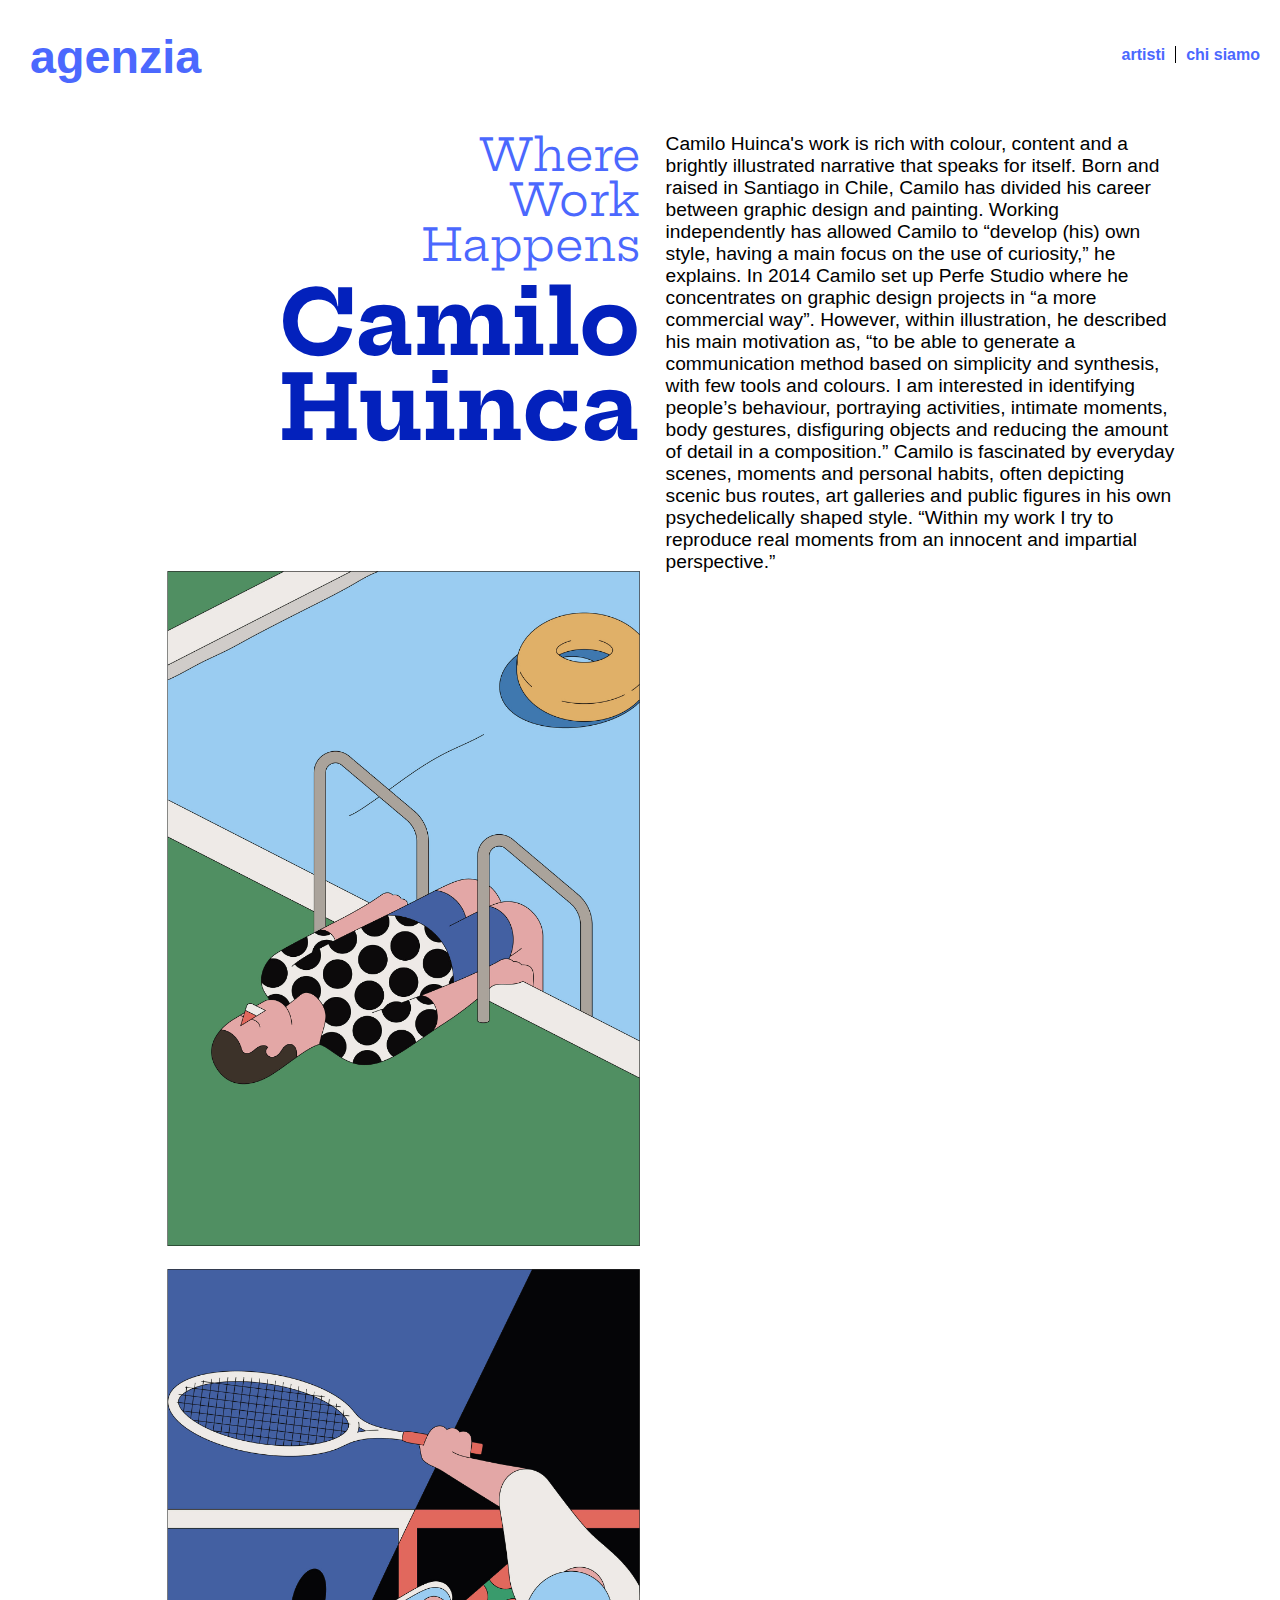
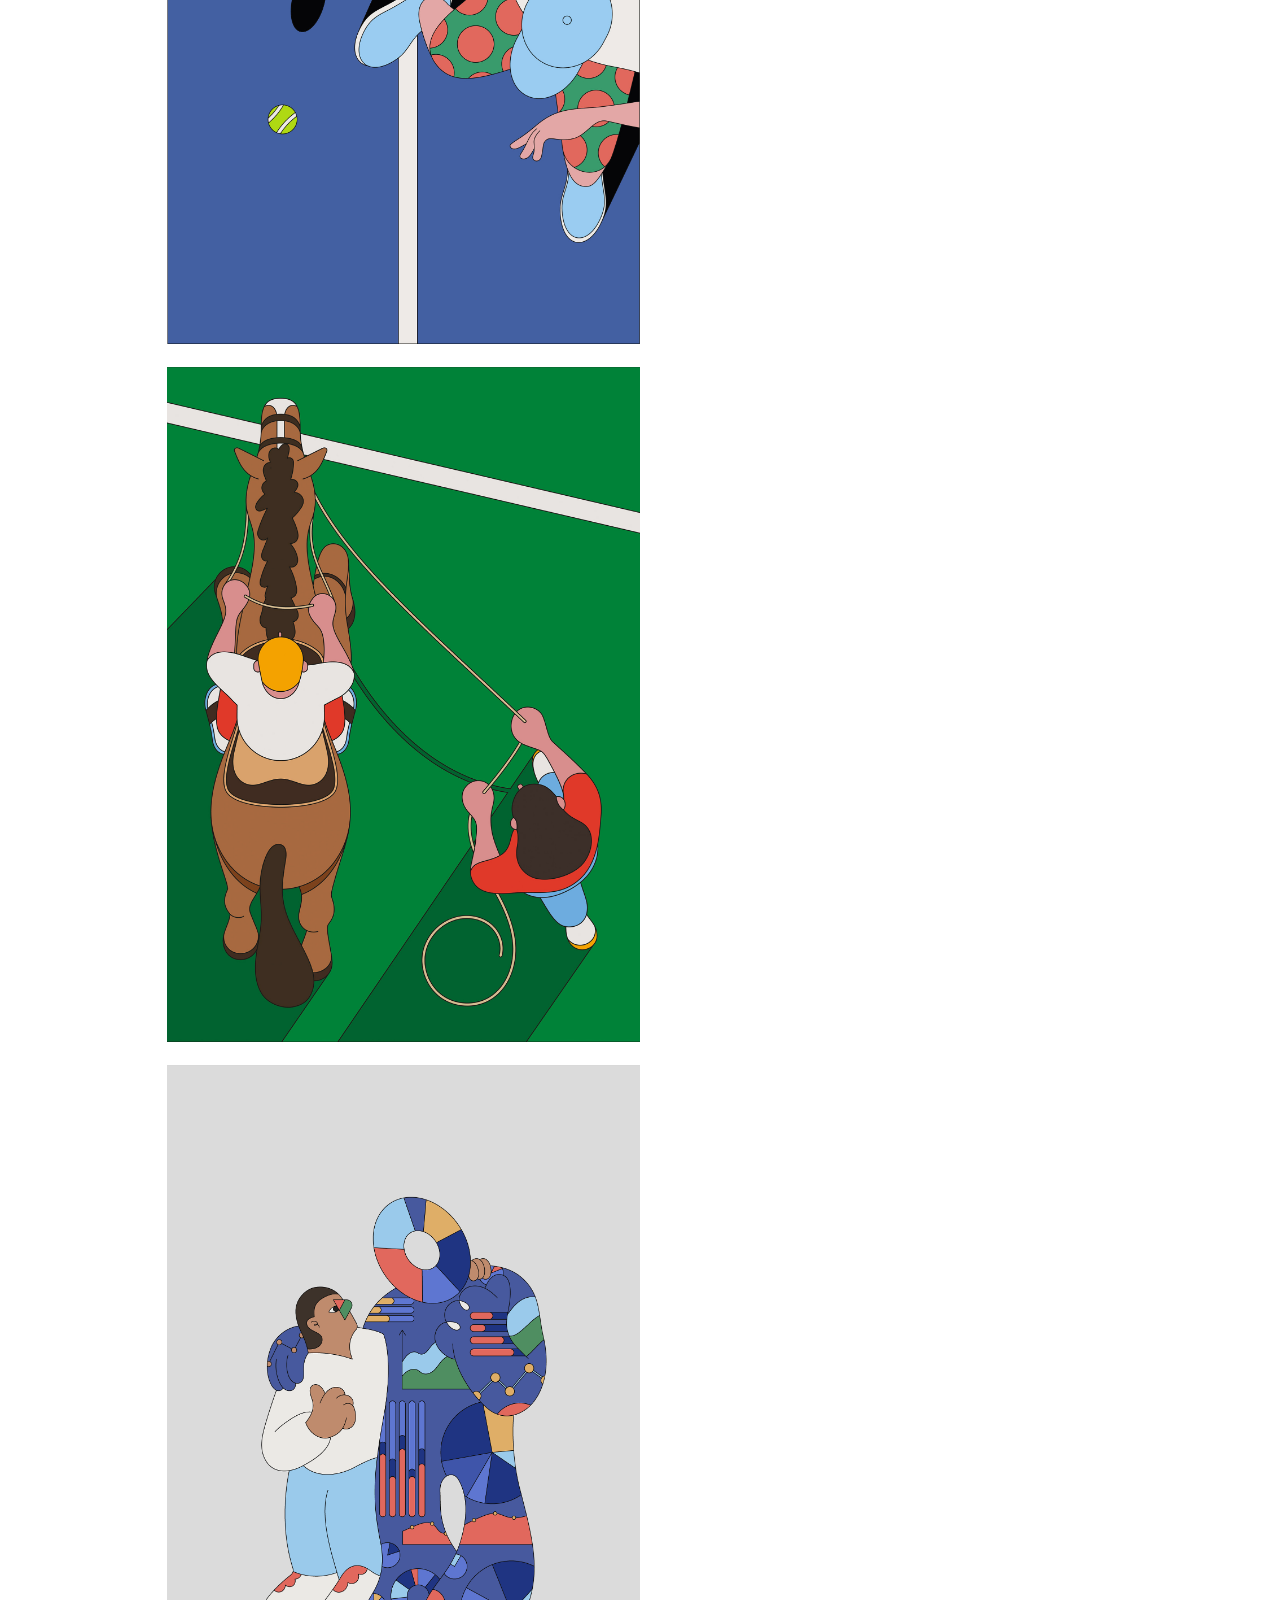
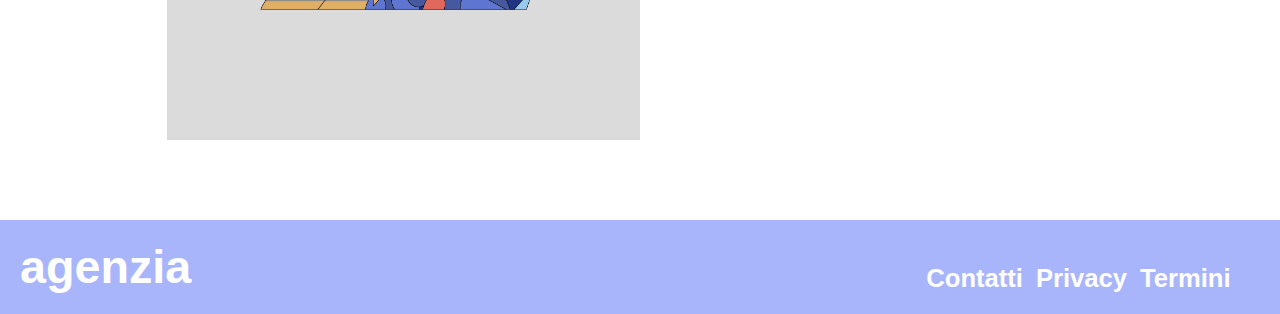
<file: camilo.html>
<!DOCTYPE html>
<html lang="en">
<head>
    <meta charset="UTF-8">
    <meta http-equiv="X-UA-Compatible" content="IE=edge">
    <meta name="viewport" content="width=device-width, initial-scale=1.0">
    <title>Agenzia | Camilo Huinca</title>
    <link rel="stylesheet" href="css/stileartisti.css">
    <link rel="preconnect" href="https://fonts.googleapis.com">
    <link rel="preconnect" href="https://fonts.gstatic.com" crossorigin>
    <link href="https://fonts.googleapis.com/css2?family=Hepta+Slab:wght@700&display=swap" rel="stylesheet">
    <link rel="preconnect" href="https://fonts.googleapis.com">
   <link rel="preconnect" href="https://fonts.gstatic.com" crossorigin>
   <link href="https://fonts.googleapis.com/css2?family=Hepta+Slab:wght@400;700&display=swap" rel="stylesheet">
</head>
<body>
    <header>
        <span class="gridcontainer">
            <a class="logo" href="index.html">agenzia</a>
            <nav class="navigazione">
                <ul>
                    <li><a class="sinistra" href="index.html">artisti</a></li>
                    <li><a class="destra" href="chisiamo.html">chi siamo</a></li>
                </ul>   
            </nav>
        </span>     
    </header>
    <main>
        <div class="gridcontainer2">
                <span class="contenitoretestowwh">
                    <p class="testowwh">Where<br>Work<br>Happens<br>
                </span>
                <span class="contenitorenome">
                    <p class="nomeartista">Camilo <br>Huinca</p>
                </span>   
                <span class="contenitoretestoartista">
                    <p class="testoartista">Camilo Huinca's work is rich with colour, content and a brightly illustrated narrative that speaks for itself. Born and raised in Santiago in Chile, Camilo has divided his career between graphic design and painting. Working independently has allowed Camilo to “develop (his) own style, having a main focus on the use of curiosity,” he explains. In 2014 Camilo set up Perfe Studio where he concentrates on graphic design projects in “a more commercial way”. However, within illustration, he described his main motivation as, “to be able to generate a communication method based on simplicity and synthesis, with few tools and colours. I am interested in identifying people’s behaviour, portraying activities, intimate moments, body gestures, disfiguring objects and reducing the amount of detail in a composition.” Camilo is fascinated by everyday scenes, moments and personal habits, often depicting scenic bus routes, art galleries and public figures in his own psychedelically shaped style. “Within my work I try to reproduce real moments from an innocent and impartial perspective.”</p>
                </span>          
            <div class="contenitoreimmagini">
                <img class="immagine" src="immagini/AP_Camilo_Huinca_1.png">
                <img class="immagine" src="immagini/AP_Camilo_Huinca_2.png">
                <img class="immagine" src="immagini/AP_Camilo_Huinca_3.png">
                <img class="immagine" src="immagini/AP_Camilo_Huinca_4.png">
            </div>
        </div>
    </main> 
    <footer>
        <div class="gridcontainer3">
            <span class="gridcontainer">
                <a class="logofooter" href="index.html">agenzia</a> 
            </span> 
            <ul class="nomifooter">
              <il><a id="fine" href="#">Contatti</a></il>
              <il><a id="fine" href="#">Privacy</a></il>
              <il><a id="fine" href="#">Termini</a></il>
            </ul>    
        </div>
    </footer>
</body>
</html>
</file>
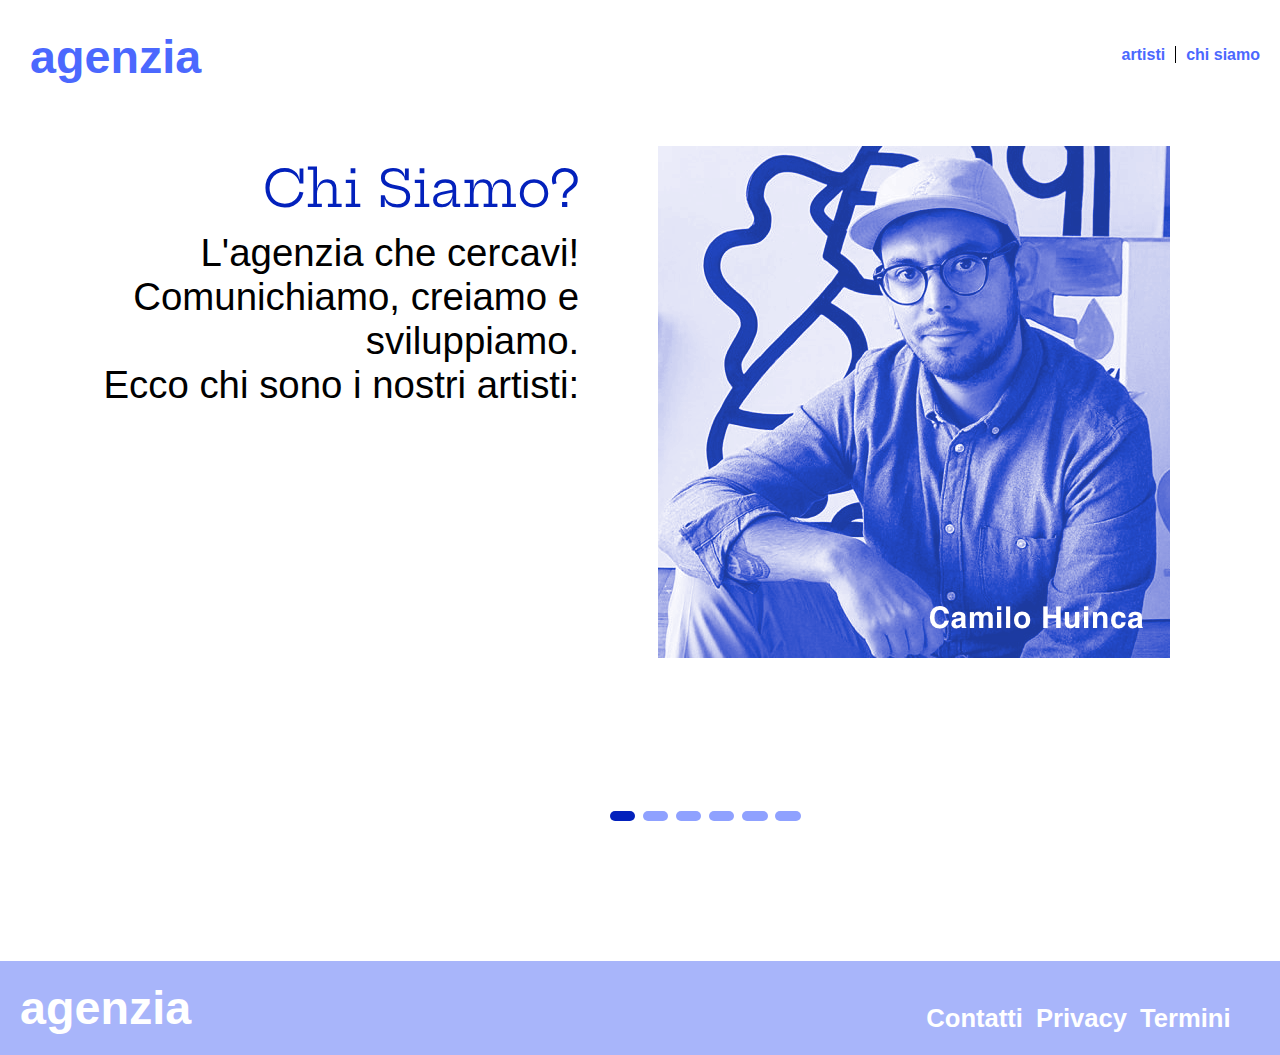
<file: chisiamo.html>
<!DOCTYPE html>
<html lang="en">
<head>
    <meta charset="UTF-8">
    <meta http-equiv="X-UA-Compatible" content="IE=edge">
    <meta name="viewport" content="width=device-width, initial-scale=1.0">
    <title>Agenzia | Chi Siamo</title>
    <link rel="stylesheet" href="css/chisiamo.css">
    <link rel="preconnect" href="https://fonts.googleapis.com">
    <link rel="preconnect" href="https://fonts.gstatic.com" crossorigin>
    <link href="https://fonts.googleapis.com/css2?family=Hepta+Slab:wght@700&display=swap" rel="stylesheet">
    <link rel="preconnect" href="https://fonts.googleapis.com">
   <link rel="preconnect" href="https://fonts.gstatic.com" crossorigin>
   <link href="https://fonts.googleapis.com/css2?family=Hepta+Slab:wght@400;700&display=swap" rel="stylesheet">
</head>
<body>
    <header>
        <span class="gridcontainer">
            <a class="logo" href="index.html">agenzia</a>
            <nav class="navigazione">
                <ul>
                    <li><a class="sinistra" href="index.html">artisti</a></li>
                    <li><a class="destra" href="chisiamo.html">chi siamo</a></li>
                </ul>   
            </nav>
        </span>     
    </header>
    <main>
        <div class="gridcontainer2">
            <span class="contenitoretestowwh">
                <h1 class="chisiamo">Chi Siamo?</h1>
                <div class="testo">
                  <p class="testoagenzia">L'agenzia che cercavi! <br>Comunichiamo, creiamo e sviluppiamo. <br>Ecco chi sono i nostri artisti:</p>
                </div>
            </span>             
      
            <div class="wrapper">
                <div class="slider">
                    <input checked="" type="radio" name="slider" id="slide0" selected="false">
                    <input type="radio" name="slider" id="slide1" selected="false">
                    <input type="radio" name="slider" id="slide2" selected="false">
                    <input type="radio" name="slider" id="slide3" selected="false">
                    <input type="radio" name="slider" id="slide4" selected="false">
                    <input type="radio" name="slider" id="slide5" selected="false">
                    <div class="slides">
                        <div class="slide">
                        <img src="immagini/camilo.png">
                        <label class="next" for="slide1"></label>
                        </div>
                        <div class="slide">
                        <label class="prev" for="slide0"></label>
                        <img src="immagini/tim.png">
                        <label class="next" for="slide2"></label>
                        </div>
                        <div class="slide">
                        <label class="prev" for="slide"></label>
                        <img src="immagini/karlotta.png">
                        </div>
                        <div class="slide">
                            <label class="prev" for="slide1"></label>
                            <img src="immagini/xoana.png">
                        </div>
                        <div class="slide">
                        <label class="prev" for="slide1"></label>
                        <img src="immagini/la boca.png">
                    </div>
                    <div class="slide">
                        <label class="prev" for="slide1"></label>
                        <img src="immagini/linn.png">
                    </div>
                </div>
                <div class="nav">
                    <label class="bottom" for="slide0"></label>
                    <label class="bottom" for="slide1"></label>
                    <label class="bottom" for="slide2"></label>
                    <label class="bottom" for="slide3"></label>
                    <label class="bottom" for="slide4"></label>
                    <label class="bottom" for="slide5"></label>
                </div>
                </div>
            </div>
        </div>
    </main> 
    <footer>
        <div class="gridcontainer3">
            <span class="gridcontainer">
                <a class="logofooter" href="index.html">agenzia</a> 
            </span> 
            <ul class="nomifooter">
              <il><a id="fine" href="#">Contatti</a></il>
              <il><a id="fine" href="#">Privacy</a></il>
              <il><a id="fine" href="#">Termini</a></il>
            </ul>    
        </div>
    </footer>
</body>
</html>
</file>
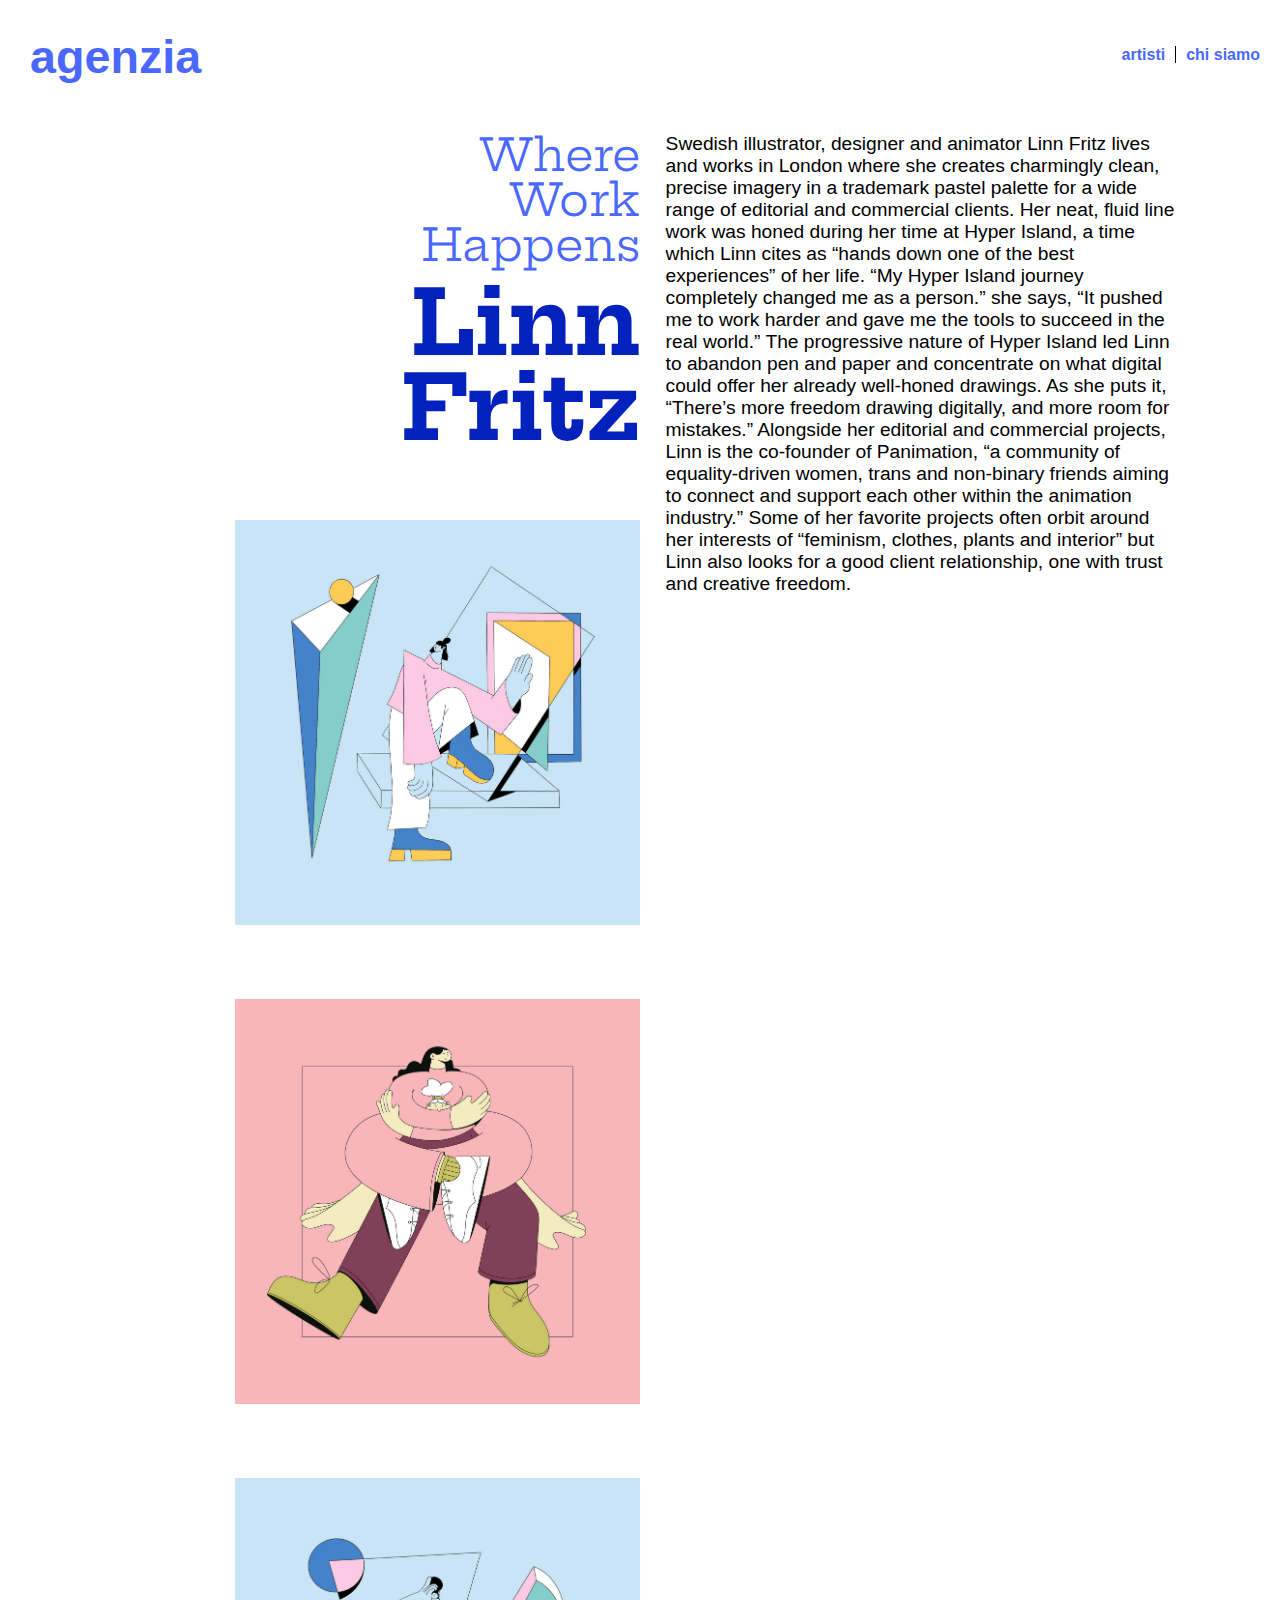
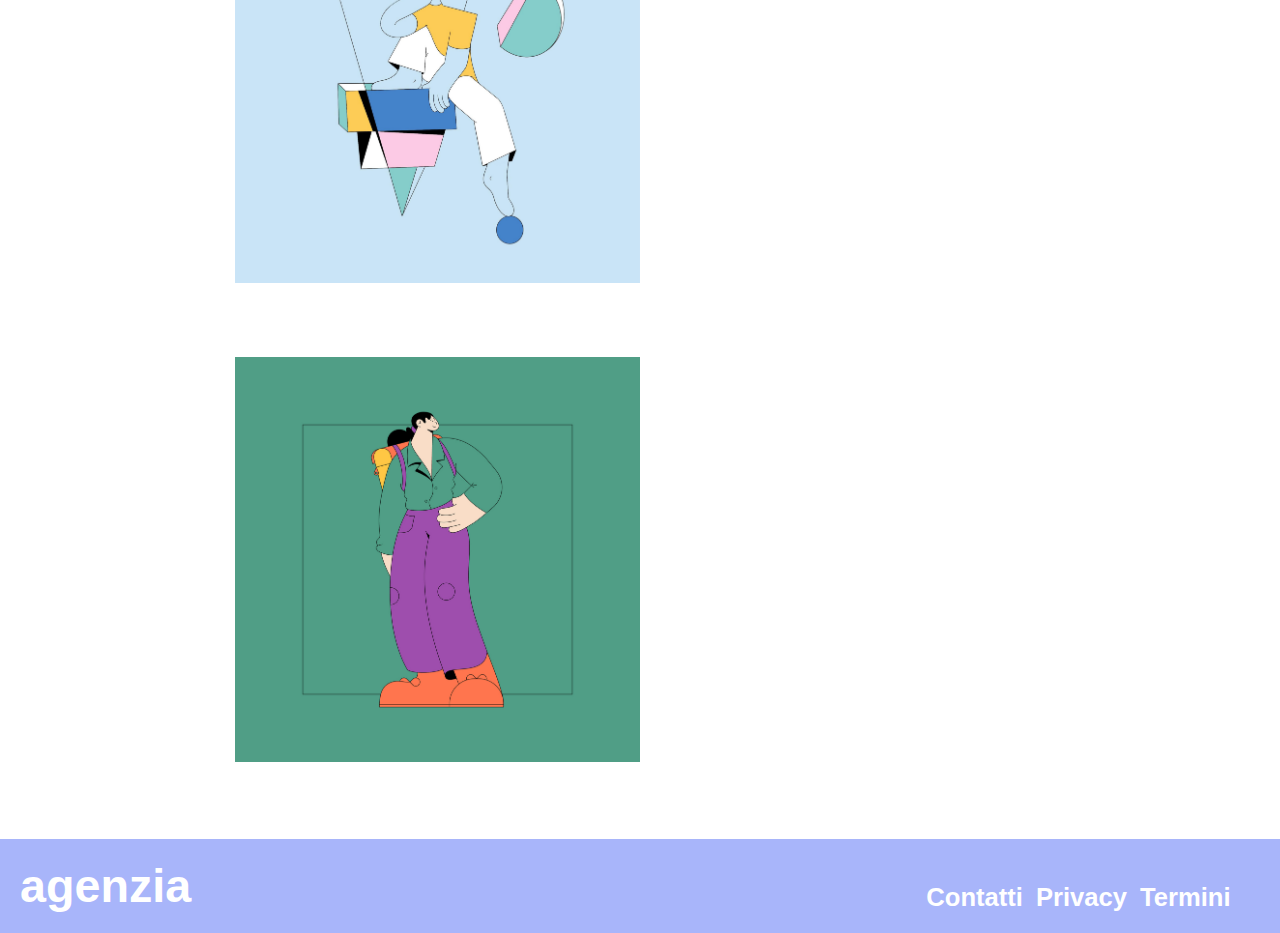
<file: linn.html>
<!DOCTYPE html>
<html lang="en">
<head>
    <meta charset="UTF-8">
    <meta http-equiv="X-UA-Compatible" content="IE=edge">
    <meta name="viewport" content="width=device-width, initial-scale=1.0">
    <title>Agenzia | Linn Fritz</title>
    <link rel="stylesheet" href="css/stileartisti.css">
    <link rel="preconnect" href="https://fonts.googleapis.com">
    <link rel="preconnect" href="https://fonts.gstatic.com" crossorigin>
    <link href="https://fonts.googleapis.com/css2?family=Hepta+Slab:wght@700&display=swap" rel="stylesheet">
    <link rel="preconnect" href="https://fonts.googleapis.com">
   <link rel="preconnect" href="https://fonts.gstatic.com" crossorigin>
   <link href="https://fonts.googleapis.com/css2?family=Hepta+Slab:wght@400;700&display=swap" rel="stylesheet">
</head>
<body>
    <header>
        <span class="gridcontainer">
            <a class="logo" href="index.html">agenzia</a>
            <nav class="navigazione">
                <ul>
                    <li><a class="sinistra" href="index.html">artisti</a></li>
                    <li><a class="destra" href="chisiamo.html">chi siamo</a></li>
                </ul>   
            </nav>
        </span>     
    </header>
    <main>
        <div class="gridcontainer2">
                <span class="contenitoretestowwh">
                    <p class="testowwh">Where<br>Work<br>Happens<br>
                </span>
                <span class="contenitorenome">
                    <p class="nomeartista">Linn <br>Fritz</p>
                </span>   
                <span class="contenitoretestoartista">
                    <p class="testoartista">Swedish illustrator, designer and animator Linn Fritz lives and works in London where she creates charmingly clean, precise imagery in a trademark pastel palette for a wide range of editorial and commercial clients. Her neat, fluid line work was honed during her time at Hyper Island, a time which Linn cites as “hands down one of the best experiences” of her life. “My Hyper Island journey completely changed me as a person.” she says, “It pushed me to work harder and gave me the tools to succeed in the real world.” The progressive nature of Hyper Island led Linn to abandon pen and paper and concentrate on what digital could offer her already well-honed drawings. As she puts it, “There’s more freedom drawing digitally, and more room for mistakes.” Alongside her editorial and commercial projects, Linn is the co-founder of Panimation, “a community of equality-driven women, trans and non-binary friends aiming to connect and support each other within the animation industry.” Some of her favorite projects often orbit around her interests of “feminism, clothes, plants and interior” but Linn also looks for a good client relationship, one with trust and creative freedom.</p>
                </span>          
            <div class="contenitoreimmaginilinn">
                <img class="immaginelinn" src="immagini/AP_Linn_Fritz_1.png">
                <img class="immaginelinn" src="immagini/AP_Linn_Fritz_2.png">
                <img class="immaginelinn" src="immagini/AP_Linn_Fritz_3.png">
                <img class="immaginelinn" src="immagini/AP_Linn_Fritz_4.png">
            </div>
        </div>
    </main> 
    <footer>
        <div class="gridcontainer3">
            <span class="gridcontainer">
                <a class="logofooter" href="index.html">agenzia</a> 
            </span> 
            <ul class="nomifooter">
              <il><a id="fine" href="#">Contatti</a></il>
              <il><a id="fine" href="#">Privacy</a></il>
              <il><a id="fine" href="#">Termini</a></il>
            </ul>    
        </div>
    </footer>
</body>
</html>
</file>
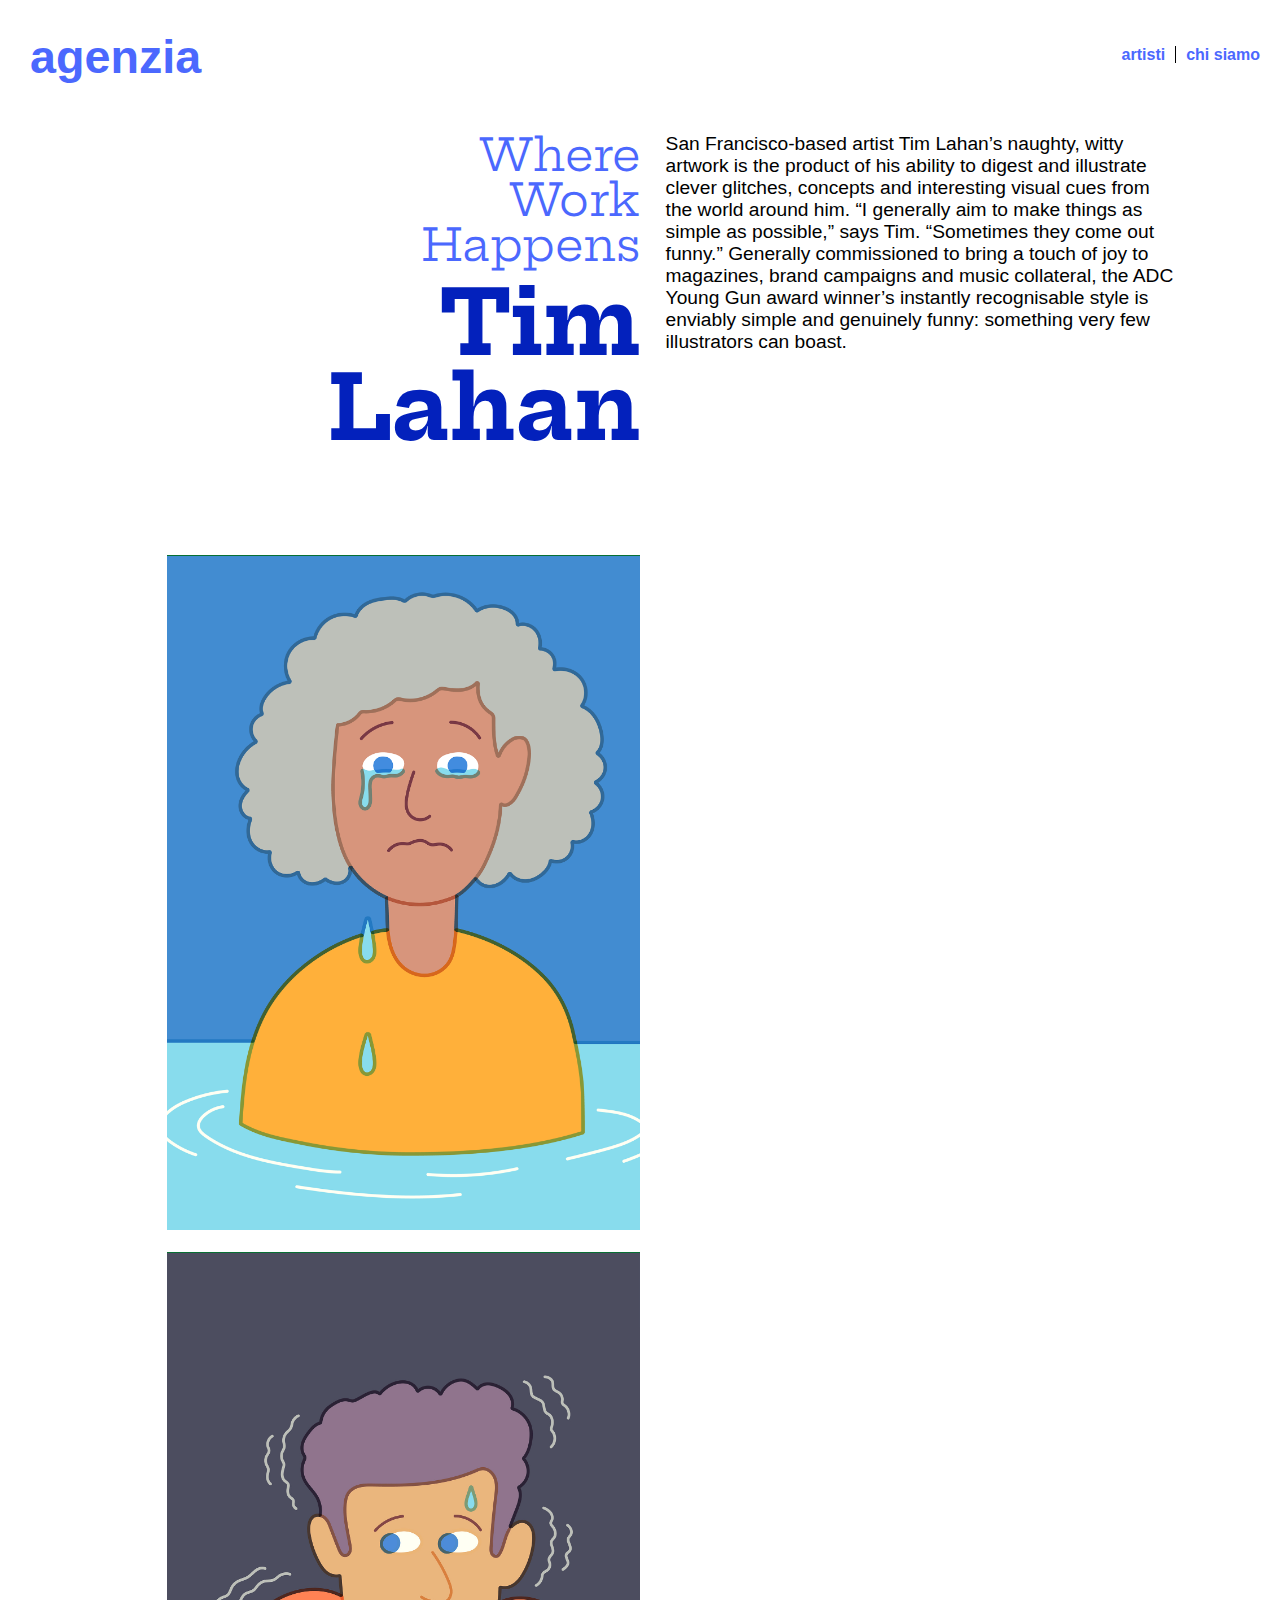
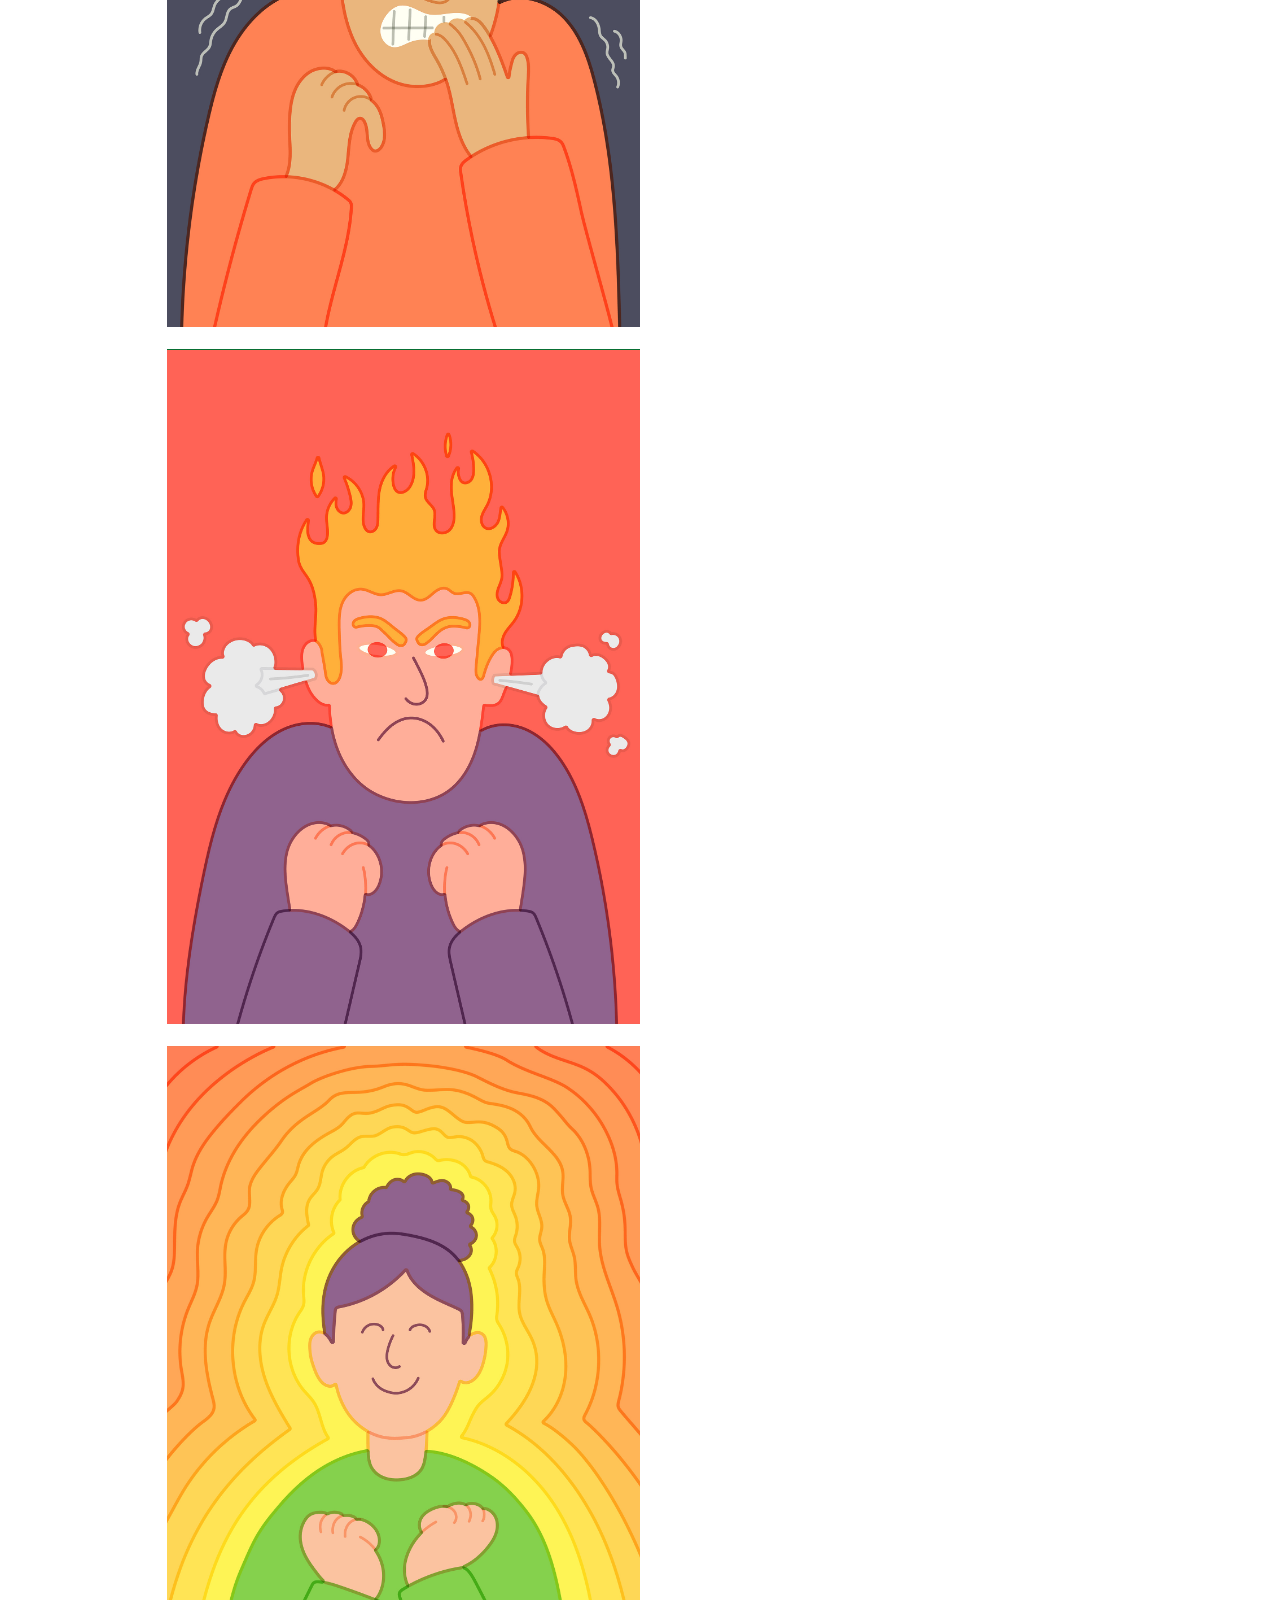
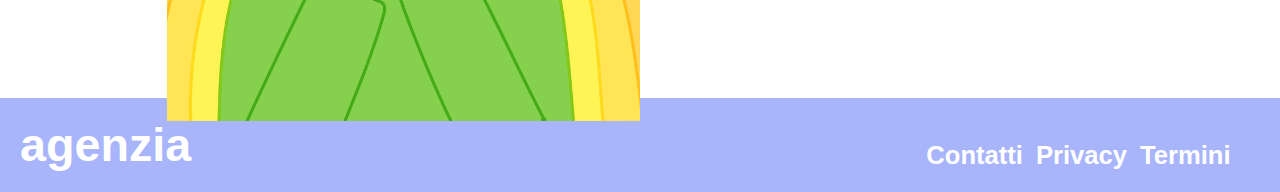
<file: tim.html>
<!DOCTYPE html>
<html lang="en">
<head>
    <meta charset="UTF-8">
    <meta http-equiv="X-UA-Compatible" content="IE=edge">
    <meta name="viewport" content="width=device-width, initial-scale=1.0">
    <title>Agenzia | Tim</title>
    <link rel="stylesheet" href="css/stileartisti.css">
    <link rel="preconnect" href="https://fonts.googleapis.com">
    <link rel="preconnect" href="https://fonts.gstatic.com" crossorigin>
    <link href="https://fonts.googleapis.com/css2?family=Hepta+Slab:wght@700&display=swap" rel="stylesheet">
    <link rel="preconnect" href="https://fonts.googleapis.com">
   <link rel="preconnect" href="https://fonts.gstatic.com" crossorigin>
   <link href="https://fonts.googleapis.com/css2?family=Hepta+Slab:wght@400;700&display=swap" rel="stylesheet">
</head>
<body>
    <header>
        <span class="gridcontainer">
            <a class="logo" href="index.html">agenzia</a>
            <nav class="navigazione">
                <ul>
                    <li><a class="sinistra" href="index.html">artisti</a></li>
                    <li><a class="destra" href="chisiamo.html">chi siamo</a></li>
                </ul>   
            </nav>
        </span>     
    </header>
    <main>
        <div class="gridcontainer2">
            <span class="contenitoretestowwh">
              <p class="testowwh">Where<br>Work<br>Happens<br>
            </span>
            <span class="contenitorenome">
              <p class="nomeartista">Tim <br>Lahan</p>
            </span>   
            <span class="contenitoretestoartista">
             <p class="testoartista">San Francisco-based artist Tim Lahan’s naughty, witty artwork is the product of his ability to digest and illustrate clever glitches, concepts and interesting visual cues from the world around him. “I generally aim to make things as simple as possible,” says Tim. “Sometimes they come out funny.” Generally commissioned to bring a touch of joy to magazines, brand campaigns and music collateral, the ADC Young Gun award winner’s instantly recognisable style is enviably simple and genuinely funny: something very few illustrators can boast.</p>
            </span>          
            <div class="contenitoreimmagini">
                <img class="immagine" src="immagini/AP_Tim_Lahan_1.png">
                <img class="immagine" src="immagini/AP_Tim_Lahan_2.png">
                <img class="immagine" src="immagini/AP_Tim_Lahan_3.png">
                <img class="immagine" src="immagini/AP_Tim_Lahan_4.png">
            </div>
        </div>
    </main> 
    <footer>
        <div class="gridcontainer3">
            <span class="gridcontainer">
                <a class="logofooter" href="index.html">agenzia</a> 
            </span> 
            <ul class="nomifooter">
              <il><a id="fine" href="#">Contatti</a></il>
              <il><a id="fine" href="#">Privacy</a></il>
              <il><a id="fine" href="#">Termini</a></il>
            </ul>    
        </div>
    </footer>
</body>
</html>
</file>
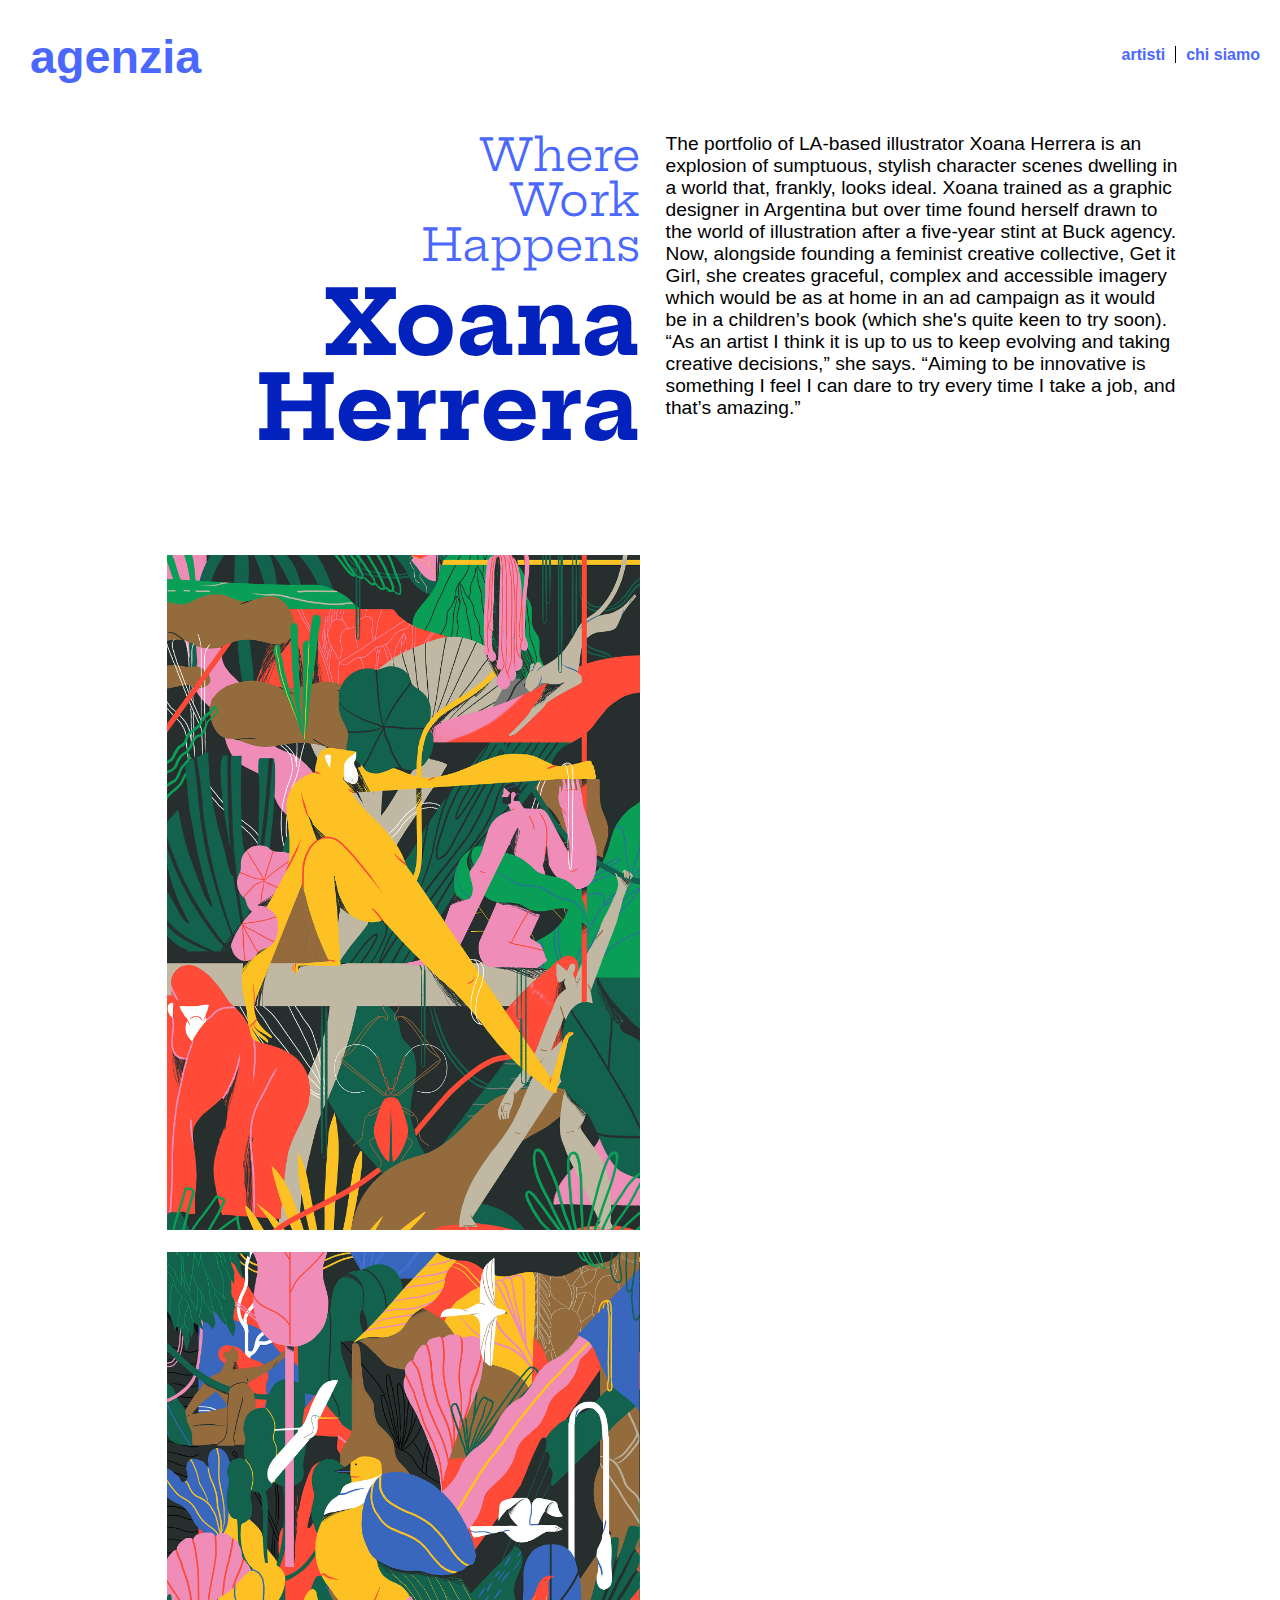
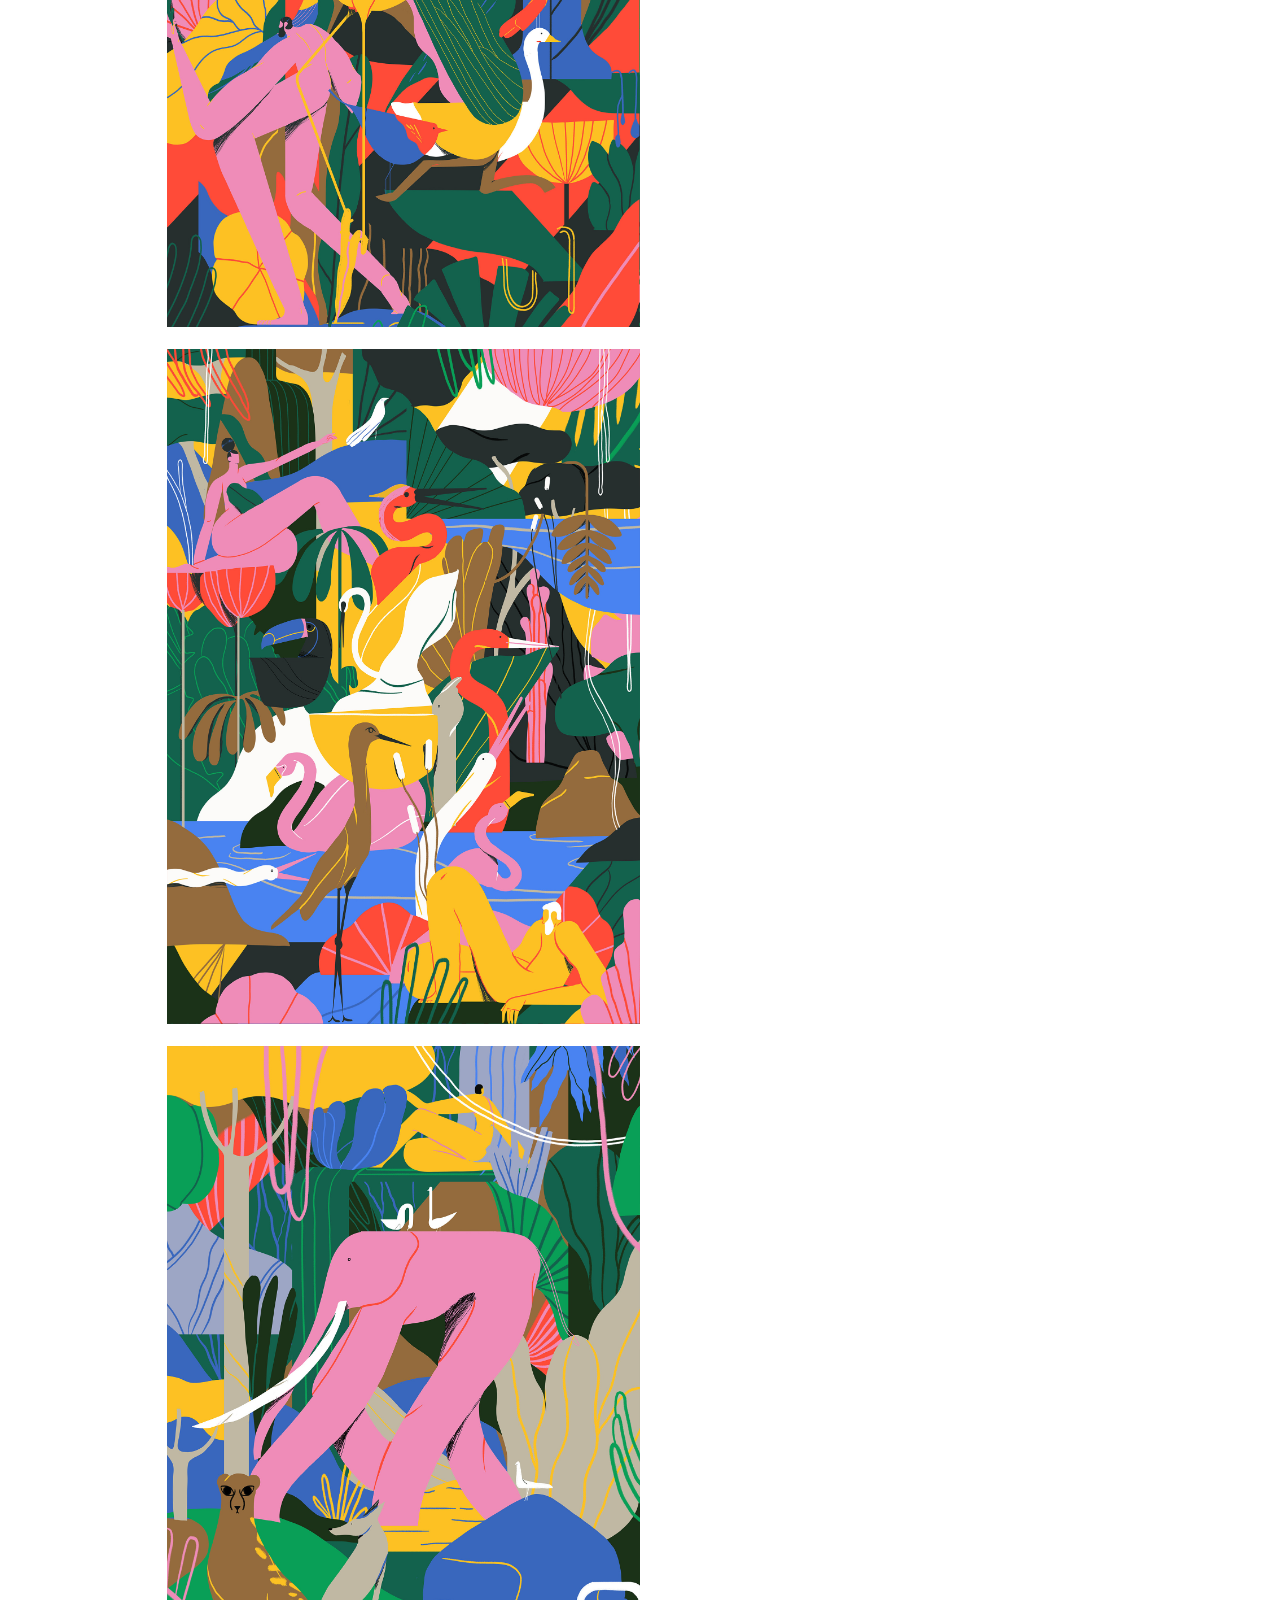
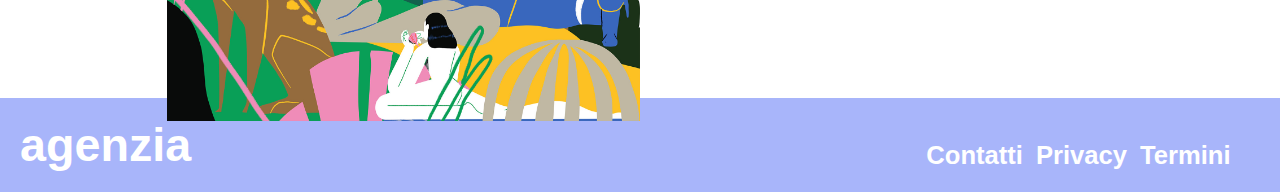
<file: xoana.html>
<!DOCTYPE html>
<html lang="en">
<head>
    <meta charset="UTF-8">
    <meta http-equiv="X-UA-Compatible" content="IE=edge">
    <meta name="viewport" content="width=device-width, initial-scale=1.0">
    <title>Agenzia | Xoana Herrera</title>
    <link rel="stylesheet" href="css/stileartisti.css">
    <link rel="preconnect" href="https://fonts.googleapis.com">
    <link rel="preconnect" href="https://fonts.gstatic.com" crossorigin>
    <link href="https://fonts.googleapis.com/css2?family=Hepta+Slab:wght@700&display=swap" rel="stylesheet">
    <link rel="preconnect" href="https://fonts.googleapis.com">
   <link rel="preconnect" href="https://fonts.gstatic.com" crossorigin>
   <link href="https://fonts.googleapis.com/css2?family=Hepta+Slab:wght@400;700&display=swap" rel="stylesheet">
</head>
<body>
    <header>
        <span class="gridcontainer">
            <a class="logo" href="index.html">agenzia</a>
            <nav class="navigazione">
                <ul>
                    <li><a class="sinistra" href="index.html">artisti</a></li>
                    <li><a class="destra" href="chisiamo.html">chi siamo</a></li>
                </ul>   
            </nav>
        </span>     
    </header>
    <main>
        <div class="gridcontainer2">
                <span class="contenitoretestowwh">
                    <p class="testowwh">Where<br>Work<br>Happens<br>
                </span>
                <span class="contenitorenome">
                    <p class="nomeartista">Xoana <br>Herrera</p>
                </span>   
                <span class="contenitoretestoartista">
                    <p class="testoartista">The portfolio of LA-based illustrator Xoana Herrera is an explosion of sumptuous, stylish character scenes dwelling in a world that, frankly, looks ideal. Xoana trained as a graphic designer in Argentina but over time found herself drawn to the world of illustration after a five-year stint at Buck agency. Now, alongside founding a feminist creative collective, Get it Girl, she creates graceful, complex and accessible imagery which would be as at home in an ad campaign as it would be in a children’s book (which she's quite keen to try soon). “As an artist I think it is up to us to keep evolving and taking creative decisions,” she says. “Aiming to be innovative is something I feel I can dare to try every time I take a job, and that’s amazing.”</p>
                </span>          
            <div class="contenitoreimmagini">
                <img class="immagine" src="immagini/AP_Xoana_Herrera_1.png">
                <img class="immagine" src="immagini/AP_Xoana_Herrera_2.png">
                <img class="immagine" src="immagini/AP_Xoana_Herrera_3.png">
                <img class="immagine" src="immagini/AP_Xoana_Herrera_4.png">
            </div>
        </div>
    </main> 
    <footer>
        <div class="gridcontainer3">
            <span class="gridcontainer">
                <a class="logofooter" href="index.html">agenzia</a> 
            </span> 
            <ul class="nomifooter">
              <il><a id="fine" href="#">Contatti</a></il>
              <il><a id="fine" href="#">Privacy</a></il>
              <il><a id="fine" href="#">Termini</a></il>
            </ul>    
        </div>
    </footer>
</body>
</html>
</file>
<file: css/stileartisti.css>
header {
    background-color:#fff;
    padding:20px;
    display: flex;
    justify-content: space-between;
    align-items: center;
}

body{
    margin:auto;
}
.gridcontainer {
    display: grid;
    grid-template-columns: 50% 50%;
    gap: 10px;
    padding: 10px;
    width: 100%;
}
.gridcontainer > div {
    background-color: rgba(255, 255, 255, 0.8);
    text-align: center;
    font-size: 30px;
}  

.logo{
    text-decoration: none;
    text-align: left;
    font-family: Helvetica, sans-serif;
    font-weight: bold;
    font-size: 35pt;
    color: rgba(75, 104, 254, 1);
}

.navigazione{
    justify-self: right;   
}
nav ul{
    display: flex;
    list-style-type:none;
}
nav a:hover {
    color: rgba(143, 161, 255, 1);
}
a.sinistra, a.destra {
    font-family: Helvetica, sans-serif;
    font-weight: bold;
    font-size: 12pt;
    color: rgba(75, 104, 254, 1);
    text-decoration: none;
}
a.sinistra {
    border-right: 1px solid #000;
    padding-right: 10px;
}
a.destra {  
    padding-left: 10px;   
}

/*fine header*/

.gridcontainer2 {
    display: grid;
    grid-template-columns: 50% 50%;
    grid-template-rows: 12% 90%;
    gap: 2%;
    row-gap: 1%;
    max-width: 100%;
    
}
.gridcontainer2 > div {
    text-align: center;
    font-size: 30px;
}  

.testowwh {
    font-family: 'Hepta Slab', serif;
    font-weight: normal;
    font-size: 3.5vw;
    color:rgba(75, 104, 254, 1);
    margin-top: 3%;
    margin-bottom: 2%;
    text-align: right;
    white-space: nowrap;
    list-style-type: none;
    line-height: 100%;
}

.nomeartista {
    text-align: right;
    font-family: 'Hepta Slab', serif;
    font-weight: bold;
    font-size: 67pt;
    color:rgba(3, 33, 188, 1);
    margin: 0;
    line-height: 85px;
    margin-bottom: 3%;
}
.indiceartisti :hover {
    color: rgba(143, 161, 255, 1);
}

.contenitoretestoartista{
width: 40vw;
}

.testoartista{
    font-family: Helvetica, sans-serif;
    font-weight: medium;
    font-size: 1.5vw;
    color: #000;
}  

.contenitoreimmagini{
    display: grid;
    flex-direction: column;
    gap: 1%;
    justify-content: right;
    margin-top: 3vw;
}

img{
    max-height: 75vh;
    max-width: 65vw;
}

.contenitoreimmagini{
    max-height: 80%;
}

.immaginelinn{
    max-height: 45vh;
    max-width: 45vw;
}

.contenitoreimmaginilinn{
    display: grid;
    flex-direction: column;
    gap: 1%;
    justify-content: right;
    margin-top: 9vw;
}

/*fine main*/
/*inizio footer*/
.gridcontainer3 {
    display: grid;
    grid-template-columns: 50% 50%;
    gap: 2.5%;
    padding: 10px;
}
.gridcontainer3 > div {
    text-align: center;
    font-size: 30px;
}  

.logofooter{
    text-decoration: none;
    text-align: left;
    font-family: Helvetica, sans-serif;
    font-weight: bold;
    font-size: 35pt;
    color: white;
}

.nomifooter{
    padding-top: 3.5%;
    margin: auto;
    text-align: right;
    width: 35vw;
}
.contenitorefooter{
    text-align: right;
    justify-items: right; 
    width: 40vw;
}
#fine{
    padding-left: 2%; 
    text-decoration: none;
    font-family: Helvetica, sans-serif;
    font-weight: bold;
    font-size: 2.0vw;
    color: white;
}
footer{
    background-color: rgba(168, 181, 250, 1);
    height: 100%;
    width: 100%;
    margin-top: 7%;
}

@media (max-width: 1000px) { /*responsive pc*/
    /*header*/
    header{
        padding: 2vh;
        height: 2vh;
    }
    .gridcontainer{
        align-items: center;
    }
    .logo{
        font-size: 4.5vw;
    }
    a.sinistra, a.destra {
        font-family: Helvetica, sans-serif;
        font-weight: bold;
        font-size: 2vw;
        color: rgba(75, 104, 254, 1);
        text-decoration: none;
    }
    a.sinistra {
        border-right: 1px solid #000;
        padding-right: 10px;
    }
    a.destra {  
        padding-left: 10px;   
    }
    /*main*/
    .gridcontainer2 {
        display: grid;
        grid-template-columns: 40%;
        grid-template-rows: 30vw 1fr;
        justify-content: center;
        gap: 0.5%;
        max-width: 100%;
    }
      
    .gridcontainer2 > div {
        background-color: rgba(255, 255, 255, 0.8);
        text-align: center;
        font-size: 30px;
        max-width:100%;
    } 

    .contenitoretestowwh{
        max-height: 70%;
    }
    .indiceartisti {
        font-size: 10vw;
        line-height: 10vw;
    } 
    .nomeartista {
        text-align: right;
        font-size: 10vw;
        line-height: 90%;
        margin-top: 4%;
        margin-bottom: 4%;
    }

    .testoartista{
        text-align: right;
        font-size: 1.8vw;
    }

    img {
     max-height: 50vh;
     max-width: 40vw;
        
    }
    .logofooter{
        text-decoration: none;
        text-align: left;
        font-family: Helvetica, sans-serif;
        font-weight: bold;
        font-size: 4.5vw;
        color: white;
    }
    footer{
        margin-top: 15vh;
    }
}

@media (max-width: 420px) { /*responsive smartphone*/
    /*header*/
    header{
        padding: 2vh;
        height: 2vh;
    }
    .gridcontainer{
        align-items: center;
    }
    .logo{
        font-size: 4.5vw;
    }
    a.sinistra, a.destra {
        font-family: Helvetica, sans-serif;
        font-weight: bold;
        font-size: 2vw;
        color: rgba(75, 104, 254, 1);
        text-decoration: none;
        white-space: nowrap;
    }
    a.sinistra {
        border-right: 1px solid #000;
        padding-right: 10px;
    }
    a.destra {  
        padding-left: 10px;   
    }
    /*main*/
    .gridcontainer2 {
        display: grid;
        grid-template-columns: 40%;
        grid-template-rows: 30vw 1fr;
        justify-content: center;
        gap: 0.5%;
        max-width: 100%;
    }
      
    .gridcontainer2 > div {
        background-color: rgba(255, 255, 255, 0.8);
        text-align: center;
        font-size: 30px;
        max-width:100%;
    } 

    .contenitoretestowwh{
        max-height: 70%;
    }
    .indiceartisti {
        font-size: 10vw;
        line-height: 10vw;
    } 
    .nomeartista {
        text-align: right;
        font-size: 10vw;
        line-height: 90%;
        margin-top: 4%;
        margin-bottom: 4%;
    }

    .testoartista{
        text-align: right;
        font-size: 1.8vw;
    }

    img {
     max-height: 50vh;
     max-width: 40vw;
        
    }

    /*footer*/
    .logofooter{
        text-decoration: none;
        text-align: left;
        font-family: Helvetica, sans-serif;
        font-weight: bold;
        font-size: 4.5vw;
        color: white;
    }
    #fine{
        padding-left: 2%; 
        text-decoration: none;
        font-family: Helvetica, sans-serif;
        font-weight: bold;
        font-size: 2.5vw;
        color: white;
    }  
    footer{
        margin-top: 10vh;
    }       
}
</file>
<file: css/chisiamo.css>
header {
    background-color:#fff;
    padding:20px;
    display: flex;
    justify-content: space-between;
    align-items: center;
}

body{
    margin:auto;
}
.gridcontainer {
    display: grid;
    grid-template-columns: 50% 50%;
    gap: 10px;
    padding: 10px;
    width: 100%;
}
.gridcontainer > div {
    background-color: rgba(255, 255, 255, 0.8);
    text-align: center;
    font-size: 30px;
}  

.logo{
    text-decoration: none;
    text-align: left;
    font-family: Helvetica, sans-serif;
    font-weight: bold;
    font-size: 35pt;
    color: rgba(75, 104, 254, 1);
}

.navigazione{
    justify-self: right;   
}
nav ul{
    display: flex;
    list-style-type:none;
}
nav a:hover {
    color: rgba(143, 161, 255, 1);
}
a.sinistra, a.destra {
    font-family: Helvetica, sans-serif;
    font-weight: bold;
    font-size: 12pt;
    color: rgba(75, 104, 254, 1);
    text-decoration: none;
}
a.sinistra {
    border-right: 1px solid #000;
    padding-right: 10px;
}
a.destra {  
    padding-left: 10px;   
}

/*fine header*/

.gridcontainer2 {
    display: grid;
    grid-template-columns: 45% 30%;
    grid-template-rows: 10%;
    gap: 2.5%;
    padding: 2.5vw;
    max-width: 100%;
}
.gridcontainer2 > div {
    text-align: center;
    font-size: 30px;
}  

.chisiamo {
    text-align: right;
    font-family: 'Hepta Slab', serif;
    font-weight: normal;
    font-size: 4vw;
    color:rgba(3, 33, 188, 1);
    margin: 0;
    line-height: 85px;
}

.testo{
    text-align: right;
    height: auto;
    width: auto;
    margin: auto;
}

.testoagenzia{
    text-align: right;
    font-family: Arial, Helvetica, sans-serif;
    font-size: 3vw;
    width: 40vw;
    margin: auto;
    padding: auto;
    border: auto;
    margin-right: 0;
}

p{
    margin-block-start: 0;
    margin-block-end: 0;
    margin: 0 0 0 0;
}

#artista{
    text-decoration: none;
}

img{
    max-height: 65vh;
    max-width: 55vw;
}

/*galleria a pulsanti*/
.wrapper {
    width: 47.5vw;
    height: 77vh;
    margin:0;
  }
  
  .slider {
    width: 47.5vw;
    height: 79vh;
    outline: 0 solid black;
    overflow: hidden; /*tener conto*/
  }
  .slides {
    transition: all 800ms cubic-bezier(0.770, 0.000, 0.175, 1.000);
    width: 1000%;
  }
  .slide {
    position: relative;
    float: left;
    width: 47.5vw;
    height: 72vh;
  }
  
  
  input[type="radio"] {
    display: none;
  }
  
.nav {
    justify-content: left;
    text-align: left;
    top: 50px;
    width: 47.5vw;
    max-height: 40vh;
    padding: auto;
  }
  
  label.bottom {
    background:rgba(143, 161, 255, 1);
    transition: all 800ms cubic-bezier(0.770, 0.000, 0.175, 1.000);
    display: inline-block;
    cursor: pointer;
    width: 2.0vw;
    height: 10px;
    border-radius: 5px;
  }
  #slide0:checked ~ .nav > label[for="slide0"],
  #slide1:checked ~ .nav > label[for="slide1"],
  #slide2:checked ~ .nav > label[for="slide2"],
  #slide3:checked ~ .nav > label[for="slide3"],
  #slide4:checked ~ .nav > label[for="slide4"],
  #slide5:checked ~ .nav > label[for="slide5"],
  #slide6:checked ~ .nav > label[for="slide6"],
  #slide7:checked ~ .nav > label[for="slide7"],
  #slide8:checked ~ .nav > label[for="slide8"],
  #slide9:checked ~ .nav > label[for="slide9"] {
    background: rgba(3, 33, 188, 1);
    transition: all 800ms cubic-bezier(0.770, 0.000, 0.175, 1.000);
  }
  #slide0:checked ~ .slides { margin-left: 0; }
  #slide1:checked ~ .slides { margin-left: -100%; }
  #slide2:checked ~ .slides { margin-left: -200%; }
  #slide3:checked ~ .slides { margin-left: -300%; }
  #slide4:checked ~ .slides { margin-left: -400%; }
  #slide5:checked ~ .slides { margin-left: -500%; }
  #slide6:checked ~ .slides { margin-left: -600%; }
  #slide7:checked ~ .slides { margin-left: -700%; }
  #slide8:checked ~ .slides { margin-left: -800%; }
  #slide9:checked ~ .slides { margin-left: -900%; }

/*fine main*/
/*inizio footer*/
.gridcontainer3 {
    display: grid;
    grid-template-columns: 50% 50%;
    gap: 2.5%;
    padding: 10px;
}
.gridcontainer3 > div {
    text-align: center;
    font-size: 30px;
}  

.logofooter{
    text-decoration: none;
    text-align: left;
    font-family: Helvetica, sans-serif;
    font-weight: bold;
    font-size: 35pt;
    color: white;
}

.nomifooter{
    padding-top: 3.5%;
    margin: auto;
    text-align: right;
    width: 35vw;
}
.contenitorefooter{
    text-align: right;
    justify-items: right; 
    width: 40vw;
}
#fine{
    padding-left: 2%; 
    text-decoration: none;
    font-family: Helvetica, sans-serif;
    font-weight: bold;
    font-size: 2.0vw;
    color: white;
}
footer{
    background-color: rgba(168, 181, 250, 1);
    height: 100%;
    width: 100%;
    margin-top: 7%;
}
  
/*fine footer*/

@media (max-width: 1000px) {  /*responsive*/
    /*header*/
    header{
        padding: 2vh;
        height: 2vh;
    }
    .gridcontainer{
        align-items: center;
    }
    .logo{
        font-size: 4.5vw;
    }
    a.sinistra, a.destra {
        font-family: Helvetica, sans-serif;
        font-weight: bold;
        font-size: 2vw;
        color: rgba(75, 104, 254, 1);
        text-decoration: none;
        white-space: nowrap;
    }
    a.sinistra {
        border-right: 1px solid #000;
        padding-right: 10px;
    }
    a.destra {  
        padding-left: 10px;   
    }
    /*main*/
    .gridcontainer2 {
        display: grid;
        grid-template-columns: 50%;
        grid-template-rows: 25vh;
        padding: 10px;
        justify-content: center;
        gap: 2.5%;
        padding: 10px;
        max-width: 100%;
    }
      
    .gridcontainer2 > div {
        text-align: center;
        font-size: 30px;
        max-width:100%;
    }  
    .chisiamo{
        height: 8vh;
    }
    .contenitoretestowwh{
        max-height: 12vh;
    }
    .testoagenzia{
        font-size: 3vw;
    }
    img {
        max-width: 63vw;
        height: 48vw;
    }
    .wrapper{
        width: 58vw;
        height: 75vh;
    }
    .slider {
        width: 58vw;
        height: 70vh;
        outline: 0 solid black;
        overflow: hidden; 
        justify-content: left;

    }
    .slide {
        position: relative;
        float: left;
        width: 58vw;
        height: 50vw;
    }
    .slider .nav {
        justify-content: left;
        text-align: left;
        width: 58vw;
      }
      
      label.bottom {
        background:rgba(143, 161, 255, 1);
        transition: all 800ms cubic-bezier(0.770, 0.000, 0.175, 1.000);
        display: inline-block;
        cursor: pointer;
        width: 2.0vw;
        height: 10px;
        border-radius: 5px;
      }
      /*footer*/
      .logofooter{
        text-decoration: none;
        text-align: left;
        font-family: Helvetica, sans-serif;
        font-weight: bold;
        font-size: 4.5vw;
        color: white;
    }

}

@media (max-width: 420px) { /*responsive smartphone*/
    /*header*/
    header{
        padding: 2vh;
        height: 2vh;
    }
    .gridcontainer{
        align-items: center;
    }
    .logo{
        font-size: 4.5vw;
    }
    a.sinistra, a.destra {
        font-family: Helvetica, sans-serif;
        font-weight: bold;
        font-size: 2vw;
        color: rgba(75, 104, 254, 1);
        text-decoration: none;
        white-space: nowrap;
    }
    a.sinistra {
        border-right: 1px solid #000;
        padding-right: 10px;
    }
    a.destra {  
        padding-left: 10px;   
    }
    /*main*/
    .gridcontainer2 {
        display: grid;
        grid-template-columns: 50%;
        grid-template-rows: 14vh;
        padding: 10px;
        justify-content: center;
        gap: 2.5%;
        padding: 10px;
        max-width: 100%;
    }
      
    .gridcontainer2 > div {
        text-align: center;
        font-size: 30px;
        max-width:100%;
    }  
    .chisiamo{
        height: 6.7vh;
    }
    .contenitoretestowwh{
        max-height: 3vh;
    }
    .testoagenzia{
        font-size: 3vw;
    }
    img {
        max-width: 68vw;
        height: 60vw;
    }
    .wrapper{
        width: 58vw;
        height: 35vh;
    }
    .slider {
        width: 58vw;
        height: 40vh;
        outline: 0 solid black;
        overflow: hidden; 
        justify-content: left;

    }
    .slide {
        position: relative;
        float: left;
        width: 58vw;
        height: 61vw;
    }
    .slider .nav {
        justify-content: left;
        text-align: left;
        width: 58vw;
      }
      
      label.bottom {
        background:rgba(143, 161, 255, 1);
        transition: all 800ms cubic-bezier(0.770, 0.000, 0.175, 1.000);
        display: inline-block;
        cursor: pointer;
        width: 2.0vw;
        height: 10px;
        border-radius: 5px;
      }
      /*footer*/
      .logofooter{
        text-decoration: none;
        text-align: left;
        font-family: Helvetica, sans-serif;
        font-weight: bold;
        font-size: 4.5vw;
        color: white;
    }
}
</file>
